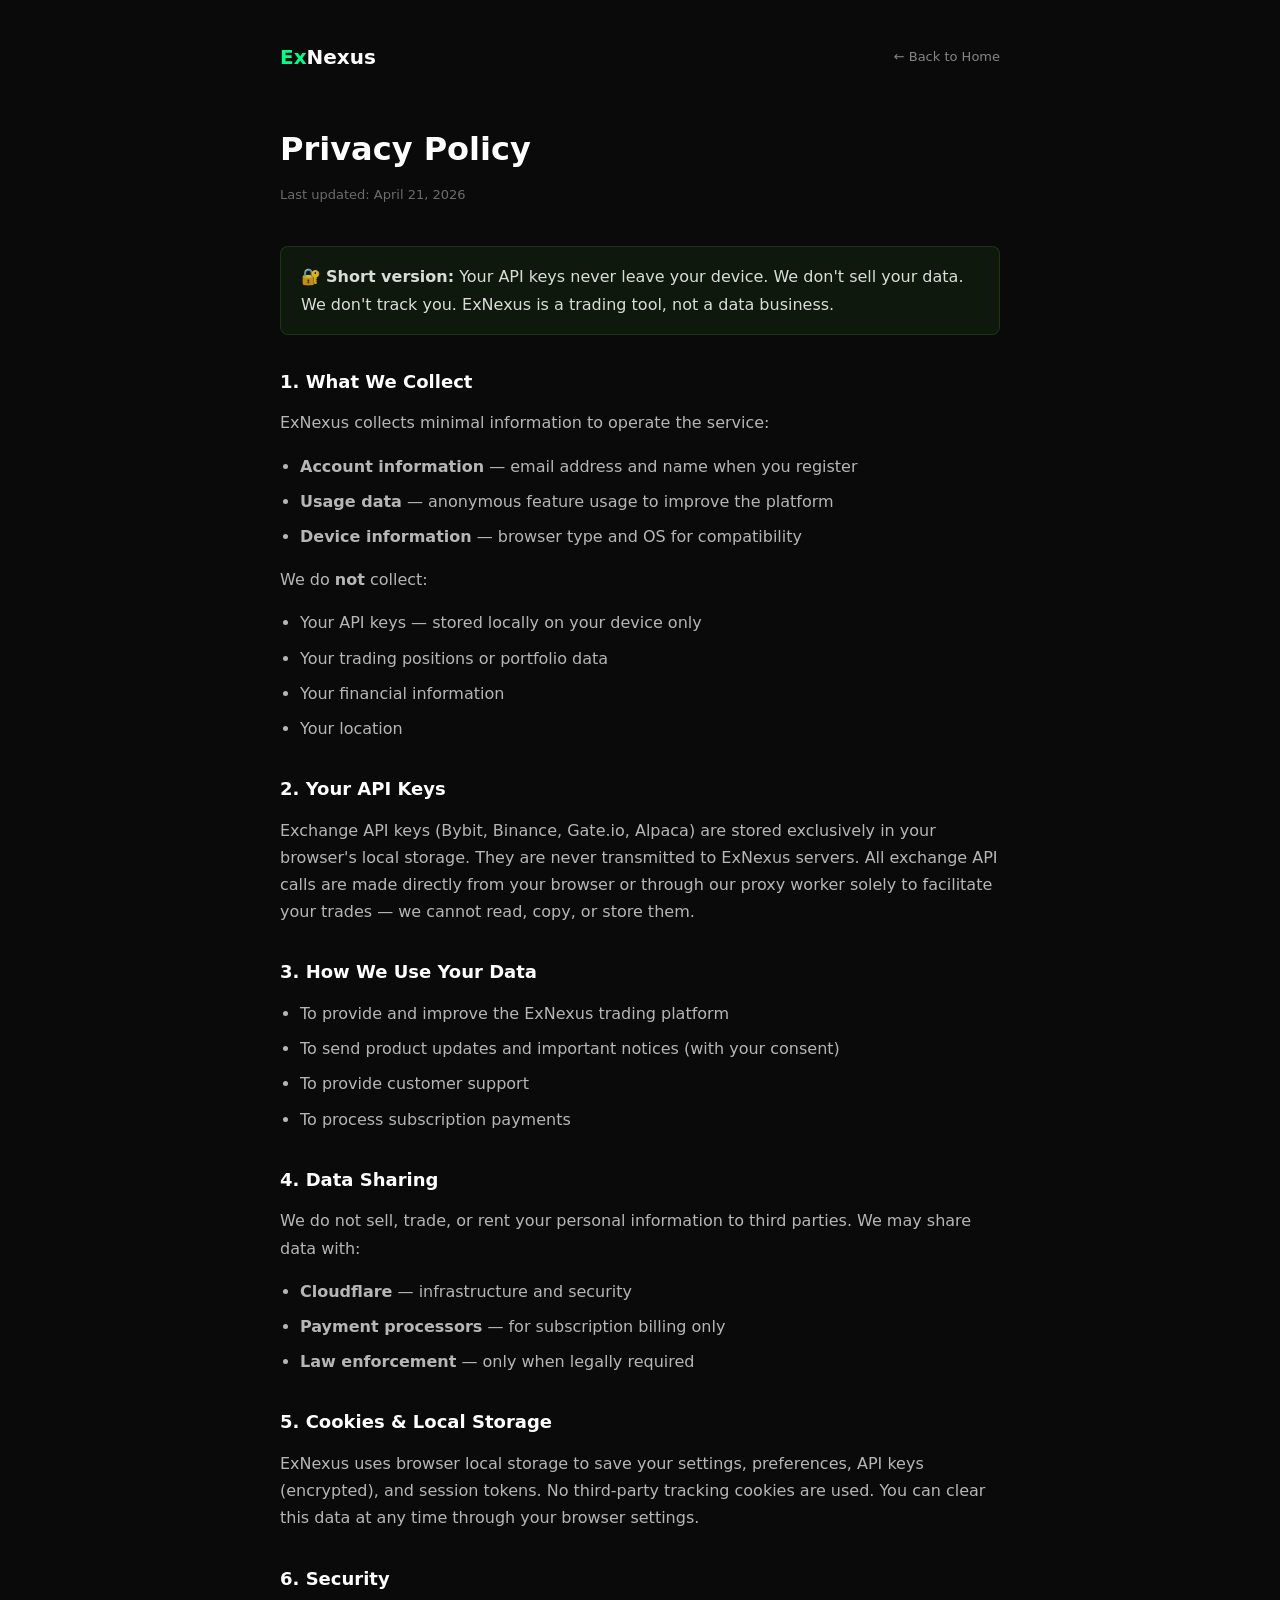
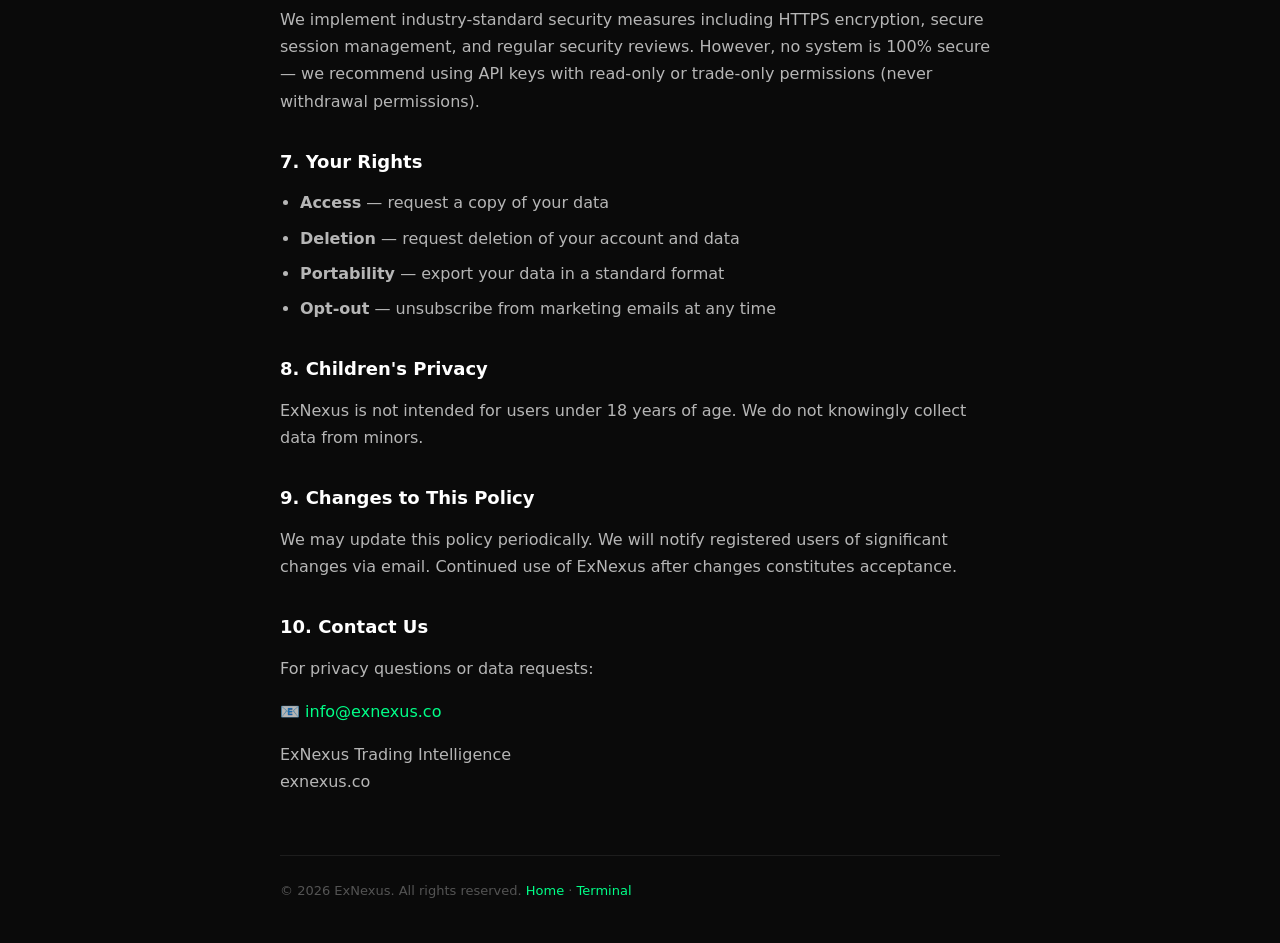
<file: privacy.html>
<!DOCTYPE html>
<html lang="en">
<head>
<meta charset="UTF-8">
<meta name="viewport" content="width=device-width,initial-scale=1">
<title>Privacy Policy — ExNexus</title>
<style>
*{margin:0;padding:0;box-sizing:border-box;}
body{background:#0a0a0a;color:rgba(255,255,255,0.82);font-family:'DM Sans',system-ui,sans-serif;line-height:1.7;padding:40px 24px;}
.wrap{max-width:720px;margin:0 auto;}
nav{display:flex;align-items:center;justify-content:space-between;margin-bottom:48px;}
.logo{font-size:20px;font-weight:700;text-decoration:none;}
.logo span:first-child{color:#00FF88;}
.logo span:last-child{color:#fff;}
h1{font-size:32px;font-weight:700;color:#fff;margin-bottom:8px;}
.date{font-size:13px;color:rgba(255,255,255,0.4);margin-bottom:40px;}
h2{font-size:18px;font-weight:600;color:#fff;margin:32px 0 12px;}
p{color:rgba(255,255,255,0.7);margin-bottom:16px;}
ul{padding-left:20px;margin-bottom:16px;}
li{color:rgba(255,255,255,0.7);margin-bottom:8px;}
.highlight{background:rgba(68,184,40,0.08);border:1px solid rgba(68,184,40,0.2);border-radius:8px;padding:16px 20px;margin:24px 0;}
.highlight p{color:rgba(255,255,255,0.85);margin:0;}
a{color:#00FF88;text-decoration:none;}
footer{margin-top:60px;padding-top:24px;border-top:1px solid rgba(255,255,255,0.08);font-size:13px;color:rgba(255,255,255,0.3);}
</style>
</head>
<body>
<div class="wrap">
    <nav>
        <a href="/" class="logo"><span>Ex</span><span>Nexus</span></a>
        <a href="/" style="font-size:13px;color:rgba(255,255,255,0.5);">← Back to Home</a>
    </nav>

    <h1>Privacy Policy</h1>
    <div class="date">Last updated: April 21, 2026</div>

    <div class="highlight">
        <p>🔐 <strong>Short version:</strong> Your API keys never leave your device. We don't sell your data. We don't track you. ExNexus is a trading tool, not a data business.</p>
    </div>

    <h2>1. What We Collect</h2>
    <p>ExNexus collects minimal information to operate the service:</p>
    <ul>
        <li><strong>Account information</strong> — email address and name when you register</li>
        <li><strong>Usage data</strong> — anonymous feature usage to improve the platform</li>
        <li><strong>Device information</strong> — browser type and OS for compatibility</li>
    </ul>
    <p>We do <strong>not</strong> collect:</p>
    <ul>
        <li>Your API keys — stored locally on your device only</li>
        <li>Your trading positions or portfolio data</li>
        <li>Your financial information</li>
        <li>Your location</li>
    </ul>

    <h2>2. Your API Keys</h2>
    <p>Exchange API keys (Bybit, Binance, Gate.io, Alpaca) are stored exclusively in your browser's local storage. They are never transmitted to ExNexus servers. All exchange API calls are made directly from your browser or through our proxy worker solely to facilitate your trades — we cannot read, copy, or store them.</p>

    <h2>3. How We Use Your Data</h2>
    <ul>
        <li>To provide and improve the ExNexus trading platform</li>
        <li>To send product updates and important notices (with your consent)</li>
        <li>To provide customer support</li>
        <li>To process subscription payments</li>
    </ul>

    <h2>4. Data Sharing</h2>
    <p>We do not sell, trade, or rent your personal information to third parties. We may share data with:</p>
    <ul>
        <li><strong>Cloudflare</strong> — infrastructure and security</li>
        <li><strong>Payment processors</strong> — for subscription billing only</li>
        <li><strong>Law enforcement</strong> — only when legally required</li>
    </ul>

    <h2>5. Cookies & Local Storage</h2>
    <p>ExNexus uses browser local storage to save your settings, preferences, API keys (encrypted), and session tokens. No third-party tracking cookies are used. You can clear this data at any time through your browser settings.</p>

    <h2>6. Security</h2>
    <p>We implement industry-standard security measures including HTTPS encryption, secure session management, and regular security reviews. However, no system is 100% secure — we recommend using API keys with read-only or trade-only permissions (never withdrawal permissions).</p>

    <h2>7. Your Rights</h2>
    <ul>
        <li><strong>Access</strong> — request a copy of your data</li>
        <li><strong>Deletion</strong> — request deletion of your account and data</li>
        <li><strong>Portability</strong> — export your data in a standard format</li>
        <li><strong>Opt-out</strong> — unsubscribe from marketing emails at any time</li>
    </ul>

    <h2>8. Children's Privacy</h2>
    <p>ExNexus is not intended for users under 18 years of age. We do not knowingly collect data from minors.</p>

    <h2>9. Changes to This Policy</h2>
    <p>We may update this policy periodically. We will notify registered users of significant changes via email. Continued use of ExNexus after changes constitutes acceptance.</p>

    <h2>10. Contact Us</h2>
    <p>For privacy questions or data requests:</p>
    <p>📧 <a href="mailto:info@exnexus.co">info@exnexus.co</a></p>
    <p>ExNexus Trading Intelligence<br>exnexus.co</p>

    <footer>
        © 2026 ExNexus. All rights reserved. 
        <a href="/">Home</a> · 
        <a href="/terminal.html">Terminal</a>
    </footer>
</div>
</body>
</html>
</file>
